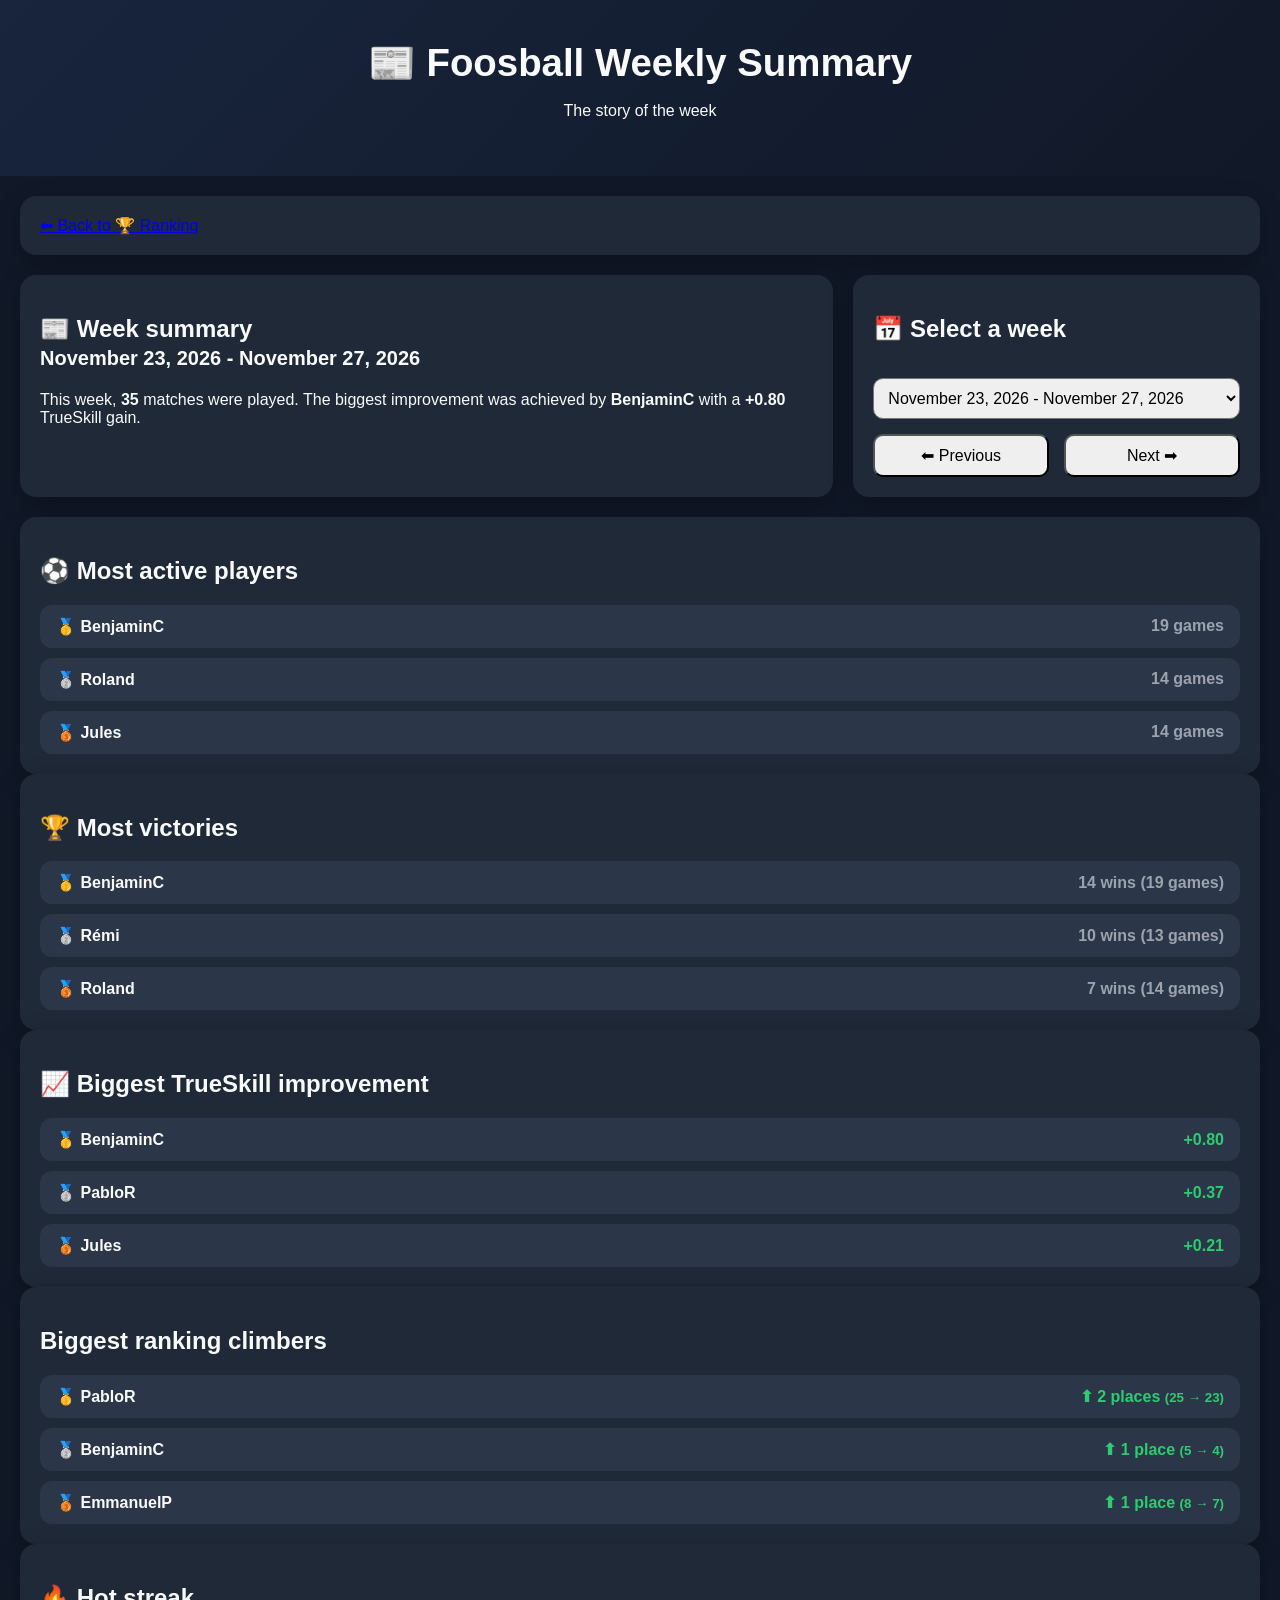
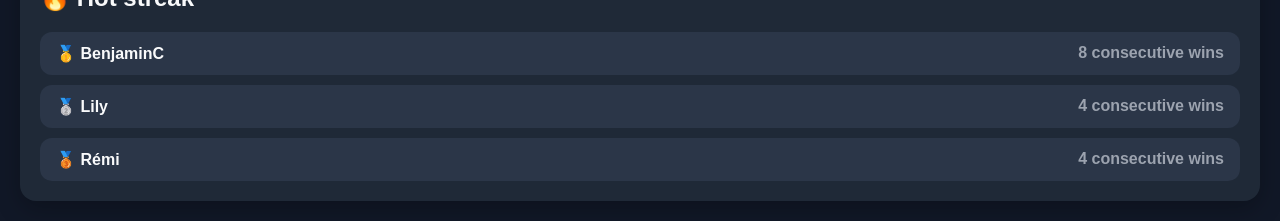
<file: docs/weekly.html>
<!DOCTYPE html>
<html lang="en">
<head>
<meta charset="UTF-8">
<meta name="viewport" content="width=device-width, initial-scale=1">
<title>Foosball Weekly Summary</title>
<link rel="stylesheet" href="assets/style.css">
</head>
<body>
<header class="hero">
<h1>📰 Foosball Weekly Summary</h1>
<p>The story of the week</p>
</header>
<main class="container">
<section class="card">
<a href="index.html">
⬅ Back to 🏆 Ranking
</a>
</section>
<div class="weekly-header-grid">

    <section class="card">
        <h2 id="weekTitle">
            Loading...
        </h2>

        <p id="intro">
        </p>
    </section>


    <section class="card week-selector-card">

		<h2>
			📅 Select a week
		</h2>
	
	
		<div class="week-select-row">
	
			<select id="weekSelector"></select>
	
		</div>
	
	
		<div class="week-buttons-row">
	
			<button id="prevWeek">
				⬅ Previous
			</button>
	
			<button id="nextWeek">
				Next ➡
			</button>
	
		</div>
	
	</section>


</div>

<div id="weeklyContent">
</div>
</main>
<script src="assets/weekly.js">
</script>
</body>
</html>
</file>
<file: docs/assets/style.css>
:root{
--bg:#111827;--card:#1f2937;--accent:#2ecc71;--text:#f9fafb;--muted:#9ca3af;
}
*{box-sizing:border-box}
body{margin:0;font-family:Inter,sans-serif;background:var(--bg);color:var(--text)}
.hero{text-align:center;padding:40px 20px;background:linear-gradient(135deg,#18253d,#111827)}
.hero h1{margin:0;font-size:2.4rem}
.container{max-width:1100px;margin:auto;padding:20px;display:grid;gap:20px}
.card{background:var(--card);padding:20px;border-radius:16px;box-shadow:0 8px 24px rgba(0,0,0,.25)}
table{width:100%;border-collapse:collapse}
th,td{padding:10px;border-bottom:1px solid rgba(255,255,255,.08)}
tbody tr:hover{background:rgba(255,255,255,.04);cursor:pointer}
.rank1{color:gold;font-weight:bold}
.rank2{color:silver;font-weight:bold}
.rank3{color:#cd7f32;font-weight:bold}
.match{padding:12px;border-bottom:1px solid rgba(255,255,255,.08)}
.stats{display:grid;grid-template-columns:repeat(auto-fit,minmax(140px,1fr));text-align:center}
.stats span{display:block;font-size:2rem;color:var(--accent);font-weight:700}
.stats small{color:var(--muted)}

.matches-table{
    width:100%;
    border-collapse:collapse;
    table-layout:fixed;
}

.matches-table td{
    padding:8px 10px;
    border-bottom:1px solid rgba(255,255,255,.08);
    vertical-align:middle;
}

.matches-table tr:hover{
    background:rgba(255,255,255,.04);
}

.matches-table td:first-child{
    width:110px;
    color:var(--muted);
    white-space:nowrap;
}

.matches-table td:nth-child(2),
.matches-table td:nth-child(3){
    width:calc((100% - 110px)/2);
}

.winner{
    font-weight:700;
    background:rgba(46,204,113,.18);
    border-left:4px solid var(--accent);
    border-radius:6px;
    padding:4px 8px;
}

.chart-container{
    width:95%;
    height:600px;
    margin:auto;
    background:#f8fafc;
    border-radius:12px;
    padding:20px;
}

.container{
    max-width: 1400px;
}

.relation-grid{

    display:grid;
    grid-template-columns:repeat(auto-fit,minmax(250px,1fr));
    gap:20px;

}

.relation-card{

    background:#2b3648;
    border-radius:15px;
    padding:20px;
    text-align:center;

}

.relation-card h3{

    margin-top:0;
    color:#2ecc71;

}

.relation-name{

    font-size:1.4em;
    font-weight:bold;
    margin-top:10px;

}

.relation-details{

    margin-top:8px;
    color:#bfc7d5;

}

#ranking tbody tr {
    transition: background 0.2s ease,
                transform 0.15s ease;
}

#ranking tbody tr:hover {
    background: rgba(46,204,113,0.15);
    transform: translateX(4px);
}

.relation-card.clickable {
    cursor: pointer;
    transition: transform 0.2s ease, box-shadow 0.2s ease;
}


.relation-card.clickable:hover {

    transform: translateY(-5px);

    box-shadow:
        0 8px 20px rgba(0,0,0,0.25);

}

.stats {
    display:grid;
    grid-template-columns:repeat(auto-fit,minmax(140px,1fr));
    text-align:center;
    align-items:center;
}

.stats > div {
    display:flex;
    flex-direction:column;
    justify-content:center;
    height:100%;
}

.stat-card {
    height:100%;
    display:flex;
    flex-direction:column;
    justify-content:center;
    align-items:center;

    border-radius:16px;
    padding:16px 12px;

    cursor:pointer;

    transition:
        transform .2s ease,
        box-shadow .2s ease,
        background-color .2s ease,
        border-color .2s ease;
}

.stat-card:hover {
    background: rgba(46,204,113,.15);
    border-color: var(--accent);

    transform: translateY(-3px);

    box-shadow:
        0 10px 20px rgba(0,0,0,.3),
        0 0 12px rgba(46,204,113,.25);
}

.stat-card:active {
    transform: scale(.97);
}

.stat-card::after {
    position: absolute;
    right: 12px;
    top: 10px;

    color: var(--accent);
    font-size: 1.2rem;
    opacity: 0;

    transition: opacity .2s ease;
}

.stat-card:hover::after {
    opacity: 1;
}


/* ===========================
   ADMIN PAGE
=========================== */

.teams-grid{

    display:grid;
    grid-template-columns:repeat(auto-fit,minmax(320px,1fr));
    gap:25px;

}

.team-card{

    background:#2b3648;
    border-radius:15px;
    padding:20px;

}

.team-card.red{

    border-left:6px solid #e74c3c;

}

.team-card.blue{

    border-left:6px solid #3498db;

}

.team-card h3{

    margin-top:0;

}

.team-card label{

    display:block;
    margin-top:15px;
    margin-bottom:6px;

}

.team-card input{

    width:100%;
    padding:12px;
    border-radius:10px;
    border:none;
    font-size:1em;

}

.winner-buttons{

    display:flex;
    gap:15px;
    justify-content:center;

}

.winner-btn{

    flex:1;
    padding:14px;
    border:none;
    border-radius:12px;
    cursor:pointer;
    font-size:1.1em;

    transition:.2s;

}

.winner-btn.selected{

    background:#2ecc71;
    color:white;
    font-weight:bold;

}

.new-player-row{

    display:flex;
    gap:10px;

}

.new-player-row input{

    flex:1;

}

.save-button{

    background:#2ecc71;
    color:white;

    border:none;

    padding:16px 40px;

    border-radius:14px;

    font-size:1.2em;

    cursor:pointer;

}

.save-button:hover{

    transform:translateY(-2px);

}

pre{

    background:#0f172a;
    color:#8ef58e;

    padding:20px;

    border-radius:12px;

    overflow:auto;

}

.search-wrapper{
    position:relative;
}


.suggestions{

    position:absolute;

    left:0;
    right:0;

    background:#1f2937;

    border-radius:8px;

    margin-top:4px;

    z-index:20;

    overflow:hidden;

}


.suggestion{

    padding:10px;

    cursor:pointer;

}


.suggestion:hover,
.suggestion.active{

    background:#2ecc71;

    color:white;

}

#messageBox{

    margin-top:20px;
    padding:15px;
    border-radius:12px;
    text-align:center;
    font-weight:600;

}


#messageBox.success{

    background:rgba(46,204,113,.2);
    border:1px solid #2ecc71;

}


#messageBox.error{

    background:rgba(231,76,60,.2);
    border:1px solid #e74c3c;

}


/* ===========================
   RECENT MATCHES
=========================== */

.recent-match{

    background:#2b3648;
    border-radius:14px;
    padding:18px;
    margin-bottom:18px;

    border-left:5px solid var(--accent);

}

.recent-date{

    color:var(--muted);
    font-size:.9rem;
    font-weight: 600;
    margin-bottom:15px;
    display: flex;
    justify-content: space-between;
    align-items: center;

}

.recent-teams{

    display:grid;
    grid-template-columns:1fr auto 1fr;
    gap:15px;
    align-items:center;

}

.team-red{

    color:#ff7b72;
    font-weight:600;

}

.team-blue{

    color:#6cb6ff;
    font-weight:600;
    text-align:right;

}

.vs{

    color:var(--muted);
    font-weight:bold;

}

.recent-winner{

    margin-top:15px;

    text-align:center;

    font-weight:bold;

    color:var(--accent);

}

.recent-actions{

    display:flex;

    justify-content:center;

    gap:12px;

    margin-top:18px;

}

.recent-actions button{

    border:none;

    background:transparent;

    color:var(--muted);

    padding:8px 14px;

    cursor:pointer;

    font-weight:600;

    border-radius:8px;

    transition:.2s;

}


.recent-actions button:hover{

    color:var(--text);

    background:rgba(255,255,255,.08);

}


.edit-btn:hover{

    color:#6cb6ff;

}


.delete-btn:hover{

    color:#ff7b72;

}

.edit-btn{

    background:#3498db;

}

.delete-btn{

    background:#e74c3c;

}

.edit-btn:hover,
.delete-btn:hover{

    transform:translateY(-2px);

}


/* ===========================
   ADMIN BUTTON
=========================== */
.admin-button{

    display:inline-block;

    margin-top:20px;

    padding:10px 22px;

    background:rgba(46,204,113,0.25);

    color:#ffffff;

    text-decoration:none;

    font-weight:600;

    border:1px solid rgba(46,204,113,0.6);

    border-radius:12px;

    transition:
        transform .2s ease,
        background .2s ease,
        box-shadow .2s ease;

}


.admin-button:hover{

    background:rgba(46,204,113,0.45);

    transform:translateY(-2px);

    box-shadow:
        0 6px 15px rgba(46,204,113,0.25);

}

.player-header-card{

    max-width:900px;
    margin:auto;

    display:flex;
    align-items:center;
    gap:30px;

    background:var(--card);

    border-radius:20px;

    padding:25px 35px;

    box-shadow:0 10px 25px rgba(0,0,0,.3);

}

#playerPhoto{

    width:170px;
    height:170px;

    object-fit:cover;

    border-radius:50%;

    border:2px solid var(--accent);

    flex-shrink:0;

}

.player-header-info{

    text-align:left;

}

.player-header-info h1{

    margin:0;
    font-size:2.5rem;

}

.player-header-info p{

    margin:8px 0;

}

.player-comment{

    margin-top:15px;

    color:var(--muted);

    line-height:1.6;

    font-style:italic;

}

@media(max-width:700px){

    .player-header-card{

        flex-direction:column;

        text-align:center;

    }

    .player-header-info{

        text-align:center;

    }

}

.player-header-card.no-photo{
    justify-content:center;
}

.player-header-card.no-photo .player-header-info{
    text-align:center;
}

.ranking-movement {
    display: inline-block;
    margin-left: 6px;
    font-weight: 700;
    font-size: 0.9em;
}

.ranking-up {
    color: #2a9d8f;
}

.ranking-down {
    color: #e63946;
}

.score-movement {
    display: inline-block;
    margin-left: 5px;
    font-size: 1em;
    opacity: 0.5;
    font-weight: 600;
}

.score-up {
    color: #2a9d8f;
}

.score-down {
    color: #e63946;
}

.weekly-ranking{

    display:flex;
    flex-direction:column;
    gap:10px;

}

.weekly-player{

    display:flex;
    justify-content:space-between;
    align-items:center;

    background:#2b3648;

    padding:12px 16px;

    border-radius:12px;

}

.weekly-player span:last-child{

    color:var(--muted);
    font-weight:600;

}.weekly-player-link{

color:var(--text);
font-weight:700;
text-decoration:none;

}


.weekly-player-link:hover{

color:var(--accent);

}


.positive{

    color:#2ecc71 !important;

}


.weekly-header-grid{

    display:grid;

    grid-template-columns: 2fr 1fr;

    gap:20px;

    align-items:stretch;

}


@media(max-width:800px){

    .weekly-header-grid{

        grid-template-columns:1fr;

    }

}

.weekly-header-grid button,
.weekly-header-grid select{

    padding:10px;

    border-radius:10px;

    font-size:1rem;

}


.week-selector-card{

    display:flex;
    flex-direction:column;
    gap:15px;

}


.week-select-row{

    width:100%;

}


.week-select-row select{

    width:100%;

    padding:10px;

    border-radius:10px;

    font-size:1rem;

}


.week-buttons-row{

    display:flex;

    gap:15px;

}


.week-buttons-row button{

    flex:1;

    padding:10px;

    border-radius:10px;

    cursor:pointer;

    font-size:1rem;

}
</file>
